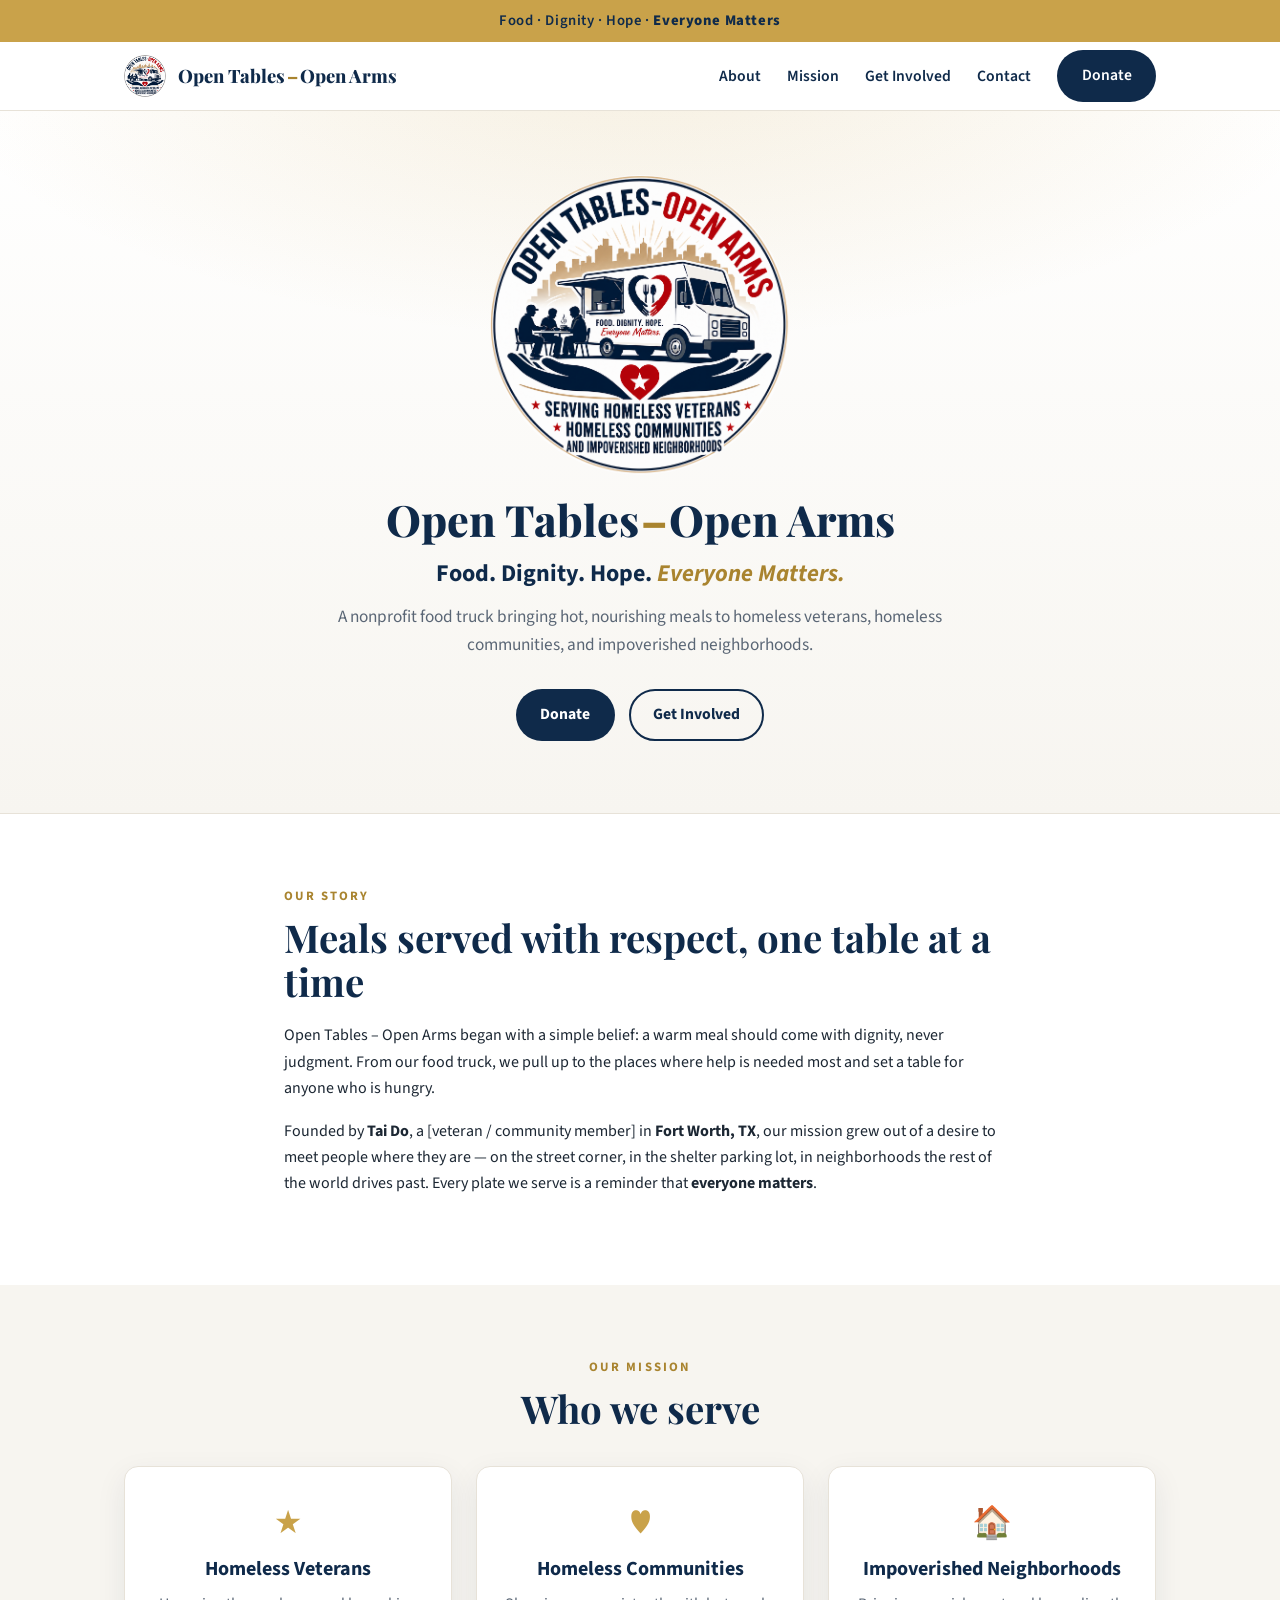
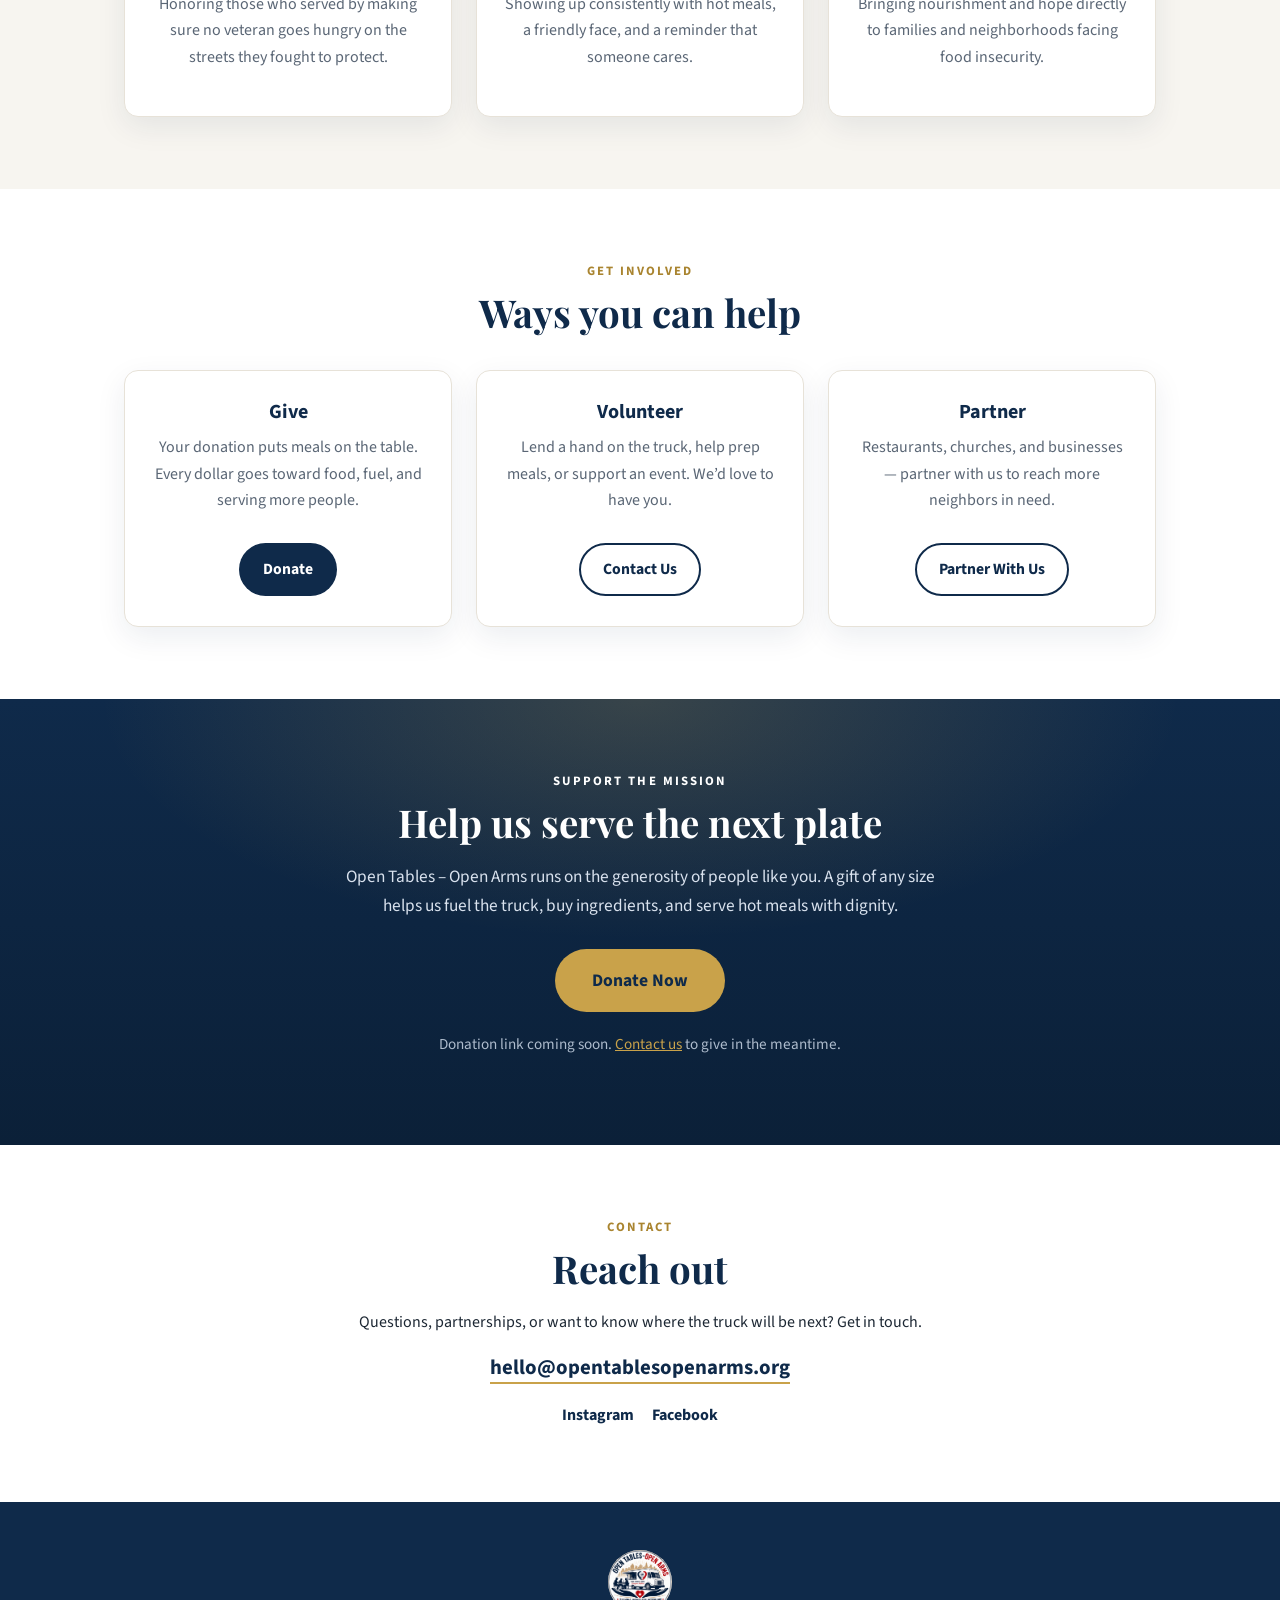
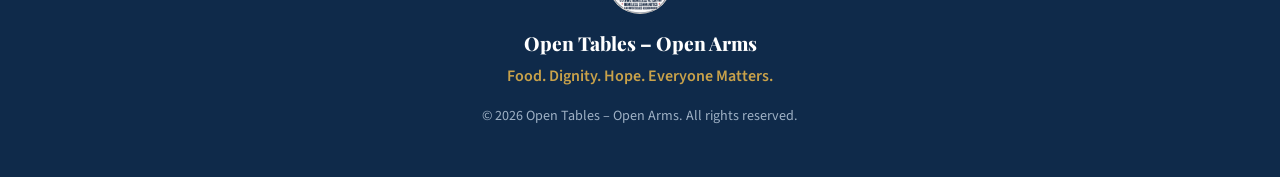
<file: index.html>
<!DOCTYPE html>
<html lang="en">
<head>
  <meta charset="UTF-8" />
  <meta name="viewport" content="width=device-width, initial-scale=1.0" />
  <title>Open Tables &ndash; Open Arms | Food. Dignity. Hope.</title>
  <meta name="description" content="Open Tables - Open Arms is a nonprofit food truck serving hot meals to homeless veterans, homeless communities, and impoverished neighborhoods. Food. Dignity. Hope. Everyone Matters." />
  <meta name="theme-color" content="#0f2a4a" />

  <!-- Open Graph / social preview -->
  <meta property="og:type" content="website" />
  <meta property="og:title" content="Open Tables - Open Arms" />
  <meta property="og:description" content="A nonprofit food truck serving homeless veterans, homeless communities, and impoverished neighborhoods. Food. Dignity. Hope. Everyone Matters." />
  <meta property="og:image" content="assets/logo.png" />
  <meta property="og:url" content="https://opentablesopenarms.org" />

  <link rel="icon" type="image/png" href="assets/logo.png" />
  <link rel="preconnect" href="https://fonts.googleapis.com" />
  <link rel="preconnect" href="https://fonts.gstatic.com" crossorigin />
  <link href="https://fonts.googleapis.com/css2?family=Source+Sans+3:wght@400;600;700&family=Playfair+Display:wght@700;800&display=swap" rel="stylesheet" />
  <link rel="stylesheet" href="styles.css" />
</head>
<body>
  <div class="topbar">Food &middot; Dignity &middot; Hope &middot; <strong>Everyone Matters</strong></div>
  <header class="site-header">
    <nav class="nav container" aria-label="Primary">
      <a class="brand" href="#top" aria-label="Open Tables - Open Arms home">
        <img src="assets/logo.png" alt="Open Tables - Open Arms logo" class="brand-logo" />
        <span class="brand-name">Open Tables<span class="brand-dash">&ndash;</span>Open Arms</span>
      </a>
      <button class="nav-toggle" aria-expanded="false" aria-controls="nav-links" aria-label="Toggle menu">
        <span></span><span></span><span></span>
      </button>
      <ul class="nav-links" id="nav-links">
        <li><a href="#about">About</a></li>
        <li><a href="#mission">Mission</a></li>
        <li><a href="#help">Get Involved</a></li>
        <li><a href="#contact">Contact</a></li>
        <li><a class="btn btn-donate" href="#donate">Donate</a></li>
      </ul>
    </nav>
  </header>

  <main id="top">
    <!-- HERO -->
    <section class="hero">
      <div class="container hero-inner">
        <img src="assets/logo.png" alt="Open Tables - Open Arms logo" class="hero-logo" />
        <h1 class="hero-title">Open Tables<span class="brand-dash">&ndash;</span>Open Arms</h1>
        <p class="hero-tagline">Food. Dignity. Hope. <em>Everyone Matters.</em></p>
        <p class="hero-sub">A nonprofit food truck bringing hot, nourishing meals to homeless veterans, homeless communities, and impoverished neighborhoods.</p>
        <div class="hero-actions">
          <a class="btn btn-donate" href="#donate">Donate</a>
          <a class="btn btn-outline" href="#help">Get Involved</a>
        </div>
      </div>
    </section>

    <!-- ABOUT -->
    <section id="about" class="section">
      <div class="container narrow">
        <p class="eyebrow">Our Story</p>
        <h2>Meals served with respect, one table at a time</h2>
        <p>Open Tables &ndash; Open Arms began with a simple belief: a warm meal should come with dignity, never judgment. From our food truck, we pull up to the places where help is needed most and set a table for anyone who is hungry.</p>
        <p><!-- PLACEHOLDER: founder story --> Founded by <strong>Tai Do</strong>, a [veteran / community member] in <strong>Fort Worth, TX</strong>, our mission grew out of a desire to meet people where they are &mdash; on the street corner, in the shelter parking lot, in neighborhoods the rest of the world drives past. Every plate we serve is a reminder that <strong>everyone matters</strong>.</p>
      </div>
    </section>

    <!-- MISSION -->
    <section id="mission" class="section section-alt">
      <div class="container">
        <p class="eyebrow center">Our Mission</p>
        <h2 class="center">Who we serve</h2>
        <div class="cards">
          <div class="card">
            <div class="card-icon" aria-hidden="true">&#9733;</div>
            <h3>Homeless Veterans</h3>
            <p>Honoring those who served by making sure no veteran goes hungry on the streets they fought to protect.</p>
          </div>
          <div class="card">
            <div class="card-icon" aria-hidden="true">&#9829;</div>
            <h3>Homeless Communities</h3>
            <p>Showing up consistently with hot meals, a friendly face, and a reminder that someone cares.</p>
          </div>
          <div class="card">
            <div class="card-icon" aria-hidden="true">&#127968;</div>
            <h3>Impoverished Neighborhoods</h3>
            <p>Bringing nourishment and hope directly to families and neighborhoods facing food insecurity.</p>
          </div>
        </div>
      </div>
    </section>

    <!-- GET INVOLVED -->
    <section id="help" class="section">
      <div class="container">
        <p class="eyebrow center">Get Involved</p>
        <h2 class="center">Ways you can help</h2>
        <div class="cards">
          <div class="card">
            <h3>Give</h3>
            <p>Your donation puts meals on the table. Every dollar goes toward food, fuel, and serving more people.</p>
            <a class="btn btn-donate" href="#donate">Donate</a>
          </div>
          <div class="card">
            <h3>Volunteer</h3>
            <p>Lend a hand on the truck, help prep meals, or support an event. We&rsquo;d love to have you.</p>
            <a class="btn btn-outline" href="#contact">Contact Us</a>
          </div>
          <div class="card">
            <h3>Partner</h3>
            <p>Restaurants, churches, and businesses &mdash; partner with us to reach more neighbors in need.</p>
            <a class="btn btn-outline" href="#contact">Partner With Us</a>
          </div>
        </div>
      </div>
    </section>

    <!-- DONATE -->
    <section id="donate" class="section section-donate">
      <div class="container narrow center">
        <p class="eyebrow center light">Support the Mission</p>
        <h2 class="light">Help us serve the next plate</h2>
        <p class="donate-text">Open Tables &ndash; Open Arms runs on the generosity of people like you. A gift of any size helps us fuel the truck, buy ingredients, and serve hot meals with dignity.</p>
        <!-- PLACEHOLDER: replace href with your donation link (PayPal / GoFundMe / Givebutter / Zeffy) -->
        <a class="btn btn-gold btn-lg" href="#" data-placeholder="donate-link">Donate Now</a>
        <p class="donate-note">Donation link coming soon. <a href="#contact" class="light-link">Contact us</a> to give in the meantime.</p>
      </div>
    </section>

    <!-- CONTACT -->
    <section id="contact" class="section">
      <div class="container narrow center">
        <p class="eyebrow center">Contact</p>
        <h2>Reach out</h2>
        <p>Questions, partnerships, or want to know where the truck will be next? Get in touch.</p>
        <!-- PLACEHOLDER: replace with real email -->
        <p class="contact-email"><a href="mailto:hello@opentablesopenarms.org">hello@opentablesopenarms.org</a></p>
        <div class="socials" aria-label="Social media">
          <!-- PLACEHOLDER: replace # with real social links -->
          <a href="#" aria-label="Instagram">Instagram</a>
          <a href="#" aria-label="Facebook">Facebook</a>
        </div>
      </div>
    </section>
  </main>

  <footer class="site-footer">
    <div class="container footer-inner">
      <img src="assets/logo.png" alt="" class="footer-logo" aria-hidden="true" />
      <p class="footer-name">Open Tables &ndash; Open Arms</p>
      <p class="footer-tag">Food. Dignity. Hope. Everyone Matters.</p>
      <p class="footer-copy">&copy; <span id="year"></span> Open Tables &ndash; Open Arms. All rights reserved.</p>
    </div>
  </footer>

  <script src="script.js"></script>
</body>
</html>
</file>
<file: styles.css>
:root {
  --navy: #0f2a4a;
  --navy-soft: #1c3a5e;
  --gold: #c9a24a;
  --gold-dark: #a9842f;
  --red: #b3262f;
  --white: #ffffff;
  --paper: #f7f5f0;
  --ink: #1c2733;
  --muted: #5a6675;
  --border: #e7e2d8;
  --shadow: 0 10px 30px rgba(15, 42, 74, 0.08);
  --radius: 14px;
  --maxw: 1080px;
}

* { box-sizing: border-box; }

html { scroll-behavior: smooth; }

body {
  margin: 0;
  font-family: "Source Sans 3", system-ui, -apple-system, Segoe UI, Roboto, Helvetica, Arial, sans-serif;
  color: var(--ink);
  background: var(--white);
  line-height: 1.65;
  -webkit-font-smoothing: antialiased;
}

img { max-width: 100%; display: block; }

a { color: var(--navy); }

.container { width: 100%; max-width: var(--maxw); margin: 0 auto; padding: 0 24px; }
.narrow { max-width: 760px; }
.center { text-align: center; }

h1, h2, h3 { font-family: "Playfair Display", Georgia, serif; color: var(--navy); line-height: 1.15; margin: 0 0 0.5em; }
h2 { font-size: clamp(1.6rem, 3.5vw, 2.4rem); }
h3 { font-size: 1.25rem; font-family: "Source Sans 3", sans-serif; font-weight: 700; }

p { margin: 0 0 1rem; }

.eyebrow {
  text-transform: uppercase;
  letter-spacing: 0.16em;
  font-size: 0.8rem;
  font-weight: 700;
  color: var(--gold-dark);
  margin: 0 0 0.5rem;
}
.eyebrow.center { text-align: center; }
.eyebrow.light { color: var(--gold); }

/* Buttons */
.btn {
  display: inline-block;
  padding: 0.7rem 1.4rem;
  border-radius: 999px;
  font-weight: 700;
  text-decoration: none;
  font-size: 0.98rem;
  transition: transform 0.12s ease, background 0.2s ease, color 0.2s ease, box-shadow 0.2s ease;
  border: 2px solid transparent;
  cursor: pointer;
}
.btn:hover { transform: translateY(-2px); }
.btn-donate { background: var(--navy); color: #fff; }
.btn-donate:hover { background: var(--navy-soft); }
.btn-gold { background: var(--gold); color: var(--navy); }
.btn-gold:hover { background: var(--gold-dark); color: #fff; }
.btn-outline { background: transparent; color: var(--navy); border-color: var(--navy); }
.btn-outline:hover { background: var(--navy); color: #fff; }
.btn-lg { padding: 0.95rem 2.2rem; font-size: 1.1rem; }

/* Gold top banner */
.topbar {
  background: var(--gold);
  color: var(--navy);
  text-align: center;
  font-weight: 600;
  font-size: 0.92rem;
  letter-spacing: 0.04em;
  padding: 9px 16px;
}
.topbar strong { font-weight: 800; }

/* Header */
.site-header {
  position: sticky;
  top: 0;
  z-index: 50;
  background: rgba(255, 255, 255, 0.92);
  backdrop-filter: saturate(180%) blur(8px);
  border-bottom: 1px solid var(--border);
}
.nav { display: flex; align-items: center; justify-content: space-between; min-height: 68px; }
.brand { display: flex; align-items: center; gap: 12px; text-decoration: none; }
.brand-logo { width: 42px; height: 42px; border-radius: 50%; object-fit: cover; }
.brand-name { font-family: "Playfair Display", serif; font-weight: 800; color: var(--navy); font-size: 1.15rem; }
.brand-dash { color: var(--gold-dark); padding: 0 2px; }

.nav-links { list-style: none; display: flex; align-items: center; gap: 26px; margin: 0; padding: 0; }
.nav-links a { text-decoration: none; color: var(--navy); font-weight: 600; font-size: 0.98rem; }
.nav-links a:not(.btn):hover { color: var(--gold-dark); }
.nav-links a.btn-donate { color: #fff; }

.nav-toggle { display: none; flex-direction: column; gap: 5px; background: none; border: 0; padding: 8px; cursor: pointer; }
.nav-toggle span { width: 26px; height: 3px; background: var(--navy); border-radius: 2px; transition: 0.2s; }

/* Hero */
.hero {
  background:
    radial-gradient(1200px 500px at 50% -10%, rgba(201,162,74,0.18), transparent 60%),
    linear-gradient(180deg, #ffffff 0%, var(--paper) 100%);
  border-bottom: 1px solid var(--border);
}
.hero-inner { text-align: center; padding: 64px 24px 72px; }
.hero-logo {
  width: 300px; height: 300px;
  margin: 0 auto 20px;
  border-radius: 50%;
}
.hero-title { font-size: clamp(1.8rem, 4.6vw, 2.7rem); font-weight: 800; margin-bottom: 0.2em; }
.hero-tagline { font-size: clamp(1.1rem, 2.6vw, 1.5rem); font-weight: 700; color: var(--navy); margin: 0 0 0.6rem; }
.hero-tagline em { color: var(--gold-dark); font-style: italic; }
.hero-sub { max-width: 640px; margin: 0 auto 1.8rem; color: var(--muted); font-size: 1.08rem; }
.hero-actions { display: flex; gap: 14px; justify-content: center; flex-wrap: wrap; }

/* Sections */
.section { padding: 72px 0; }
.section-alt { background: var(--paper); }

/* Cards */
.cards { display: grid; grid-template-columns: repeat(3, 1fr); gap: 24px; margin-top: 36px; }
.card {
  background: #fff;
  border: 1px solid var(--border);
  border-radius: var(--radius);
  padding: 30px 26px;
  box-shadow: var(--shadow);
  text-align: center;
  display: flex;
  flex-direction: column;
}
.card p { color: var(--muted); flex: 1; }
.card .btn { margin-top: 14px; align-self: center; }
.card-icon { font-size: 2rem; color: var(--gold); margin-bottom: 8px; }

/* Donate */
.section-donate {
  background:
    radial-gradient(900px 400px at 50% 0%, rgba(201,162,74,0.22), transparent 60%),
    linear-gradient(180deg, var(--navy) 0%, #0b2038 100%);
  color: #fff;
}
.section-donate .light, .section-donate h2 { color: #fff; }
.donate-text { color: #d9e2ee; max-width: 620px; margin: 0 auto 1.8rem; font-size: 1.08rem; }
.donate-note { margin-top: 1.2rem; color: #aebccd; font-size: 0.95rem; }
.light-link { color: var(--gold); }

/* Contact */
.contact-email { font-size: 1.3rem; font-weight: 700; margin: 0.6rem 0 1rem; }
.contact-email a { color: var(--navy); text-decoration: none; border-bottom: 2px solid var(--gold); }
.socials { display: flex; gap: 18px; justify-content: center; margin-top: 6px; }
.socials a { font-weight: 700; text-decoration: none; color: var(--navy); border-bottom: 2px solid transparent; }
.socials a:hover { border-color: var(--gold); }

/* Footer */
.site-footer { background: var(--navy); color: #cdd9e6; padding: 48px 0; text-align: center; }
.footer-logo { width: 64px; height: 64px; border-radius: 50%; margin: 0 auto 14px; }
.footer-name { font-family: "Playfair Display", serif; font-weight: 800; color: #fff; font-size: 1.2rem; margin: 0 0 0.2rem; }
.footer-tag { color: var(--gold); font-weight: 600; margin: 0 0 1rem; }
.footer-copy { color: #9fb1c5; font-size: 0.88rem; margin: 0; }

/* Responsive */
@media (max-width: 820px) {
  .cards { grid-template-columns: 1fr; }
  .hero-logo { width: 230px; height: 230px; }
  .nav-toggle { display: flex; }
  .nav-links {
    position: absolute;
    top: 68px; left: 0; right: 0;
    background: #fff;
    flex-direction: column;
    align-items: stretch;
    gap: 0;
    border-bottom: 1px solid var(--border);
    box-shadow: var(--shadow);
    max-height: 0;
    overflow: hidden;
    transition: max-height 0.25s ease;
  }
  .nav-links.open { max-height: 420px; }
  .nav-links li { padding: 0 24px; }
  .nav-links li a { display: block; padding: 14px 0; border-bottom: 1px solid var(--border); }
  .nav-links li:last-child a { border-bottom: 0; }
  .nav-links .btn-donate { text-align: center; margin: 10px 0; }
}

@media (prefers-reduced-motion: reduce) {
  * { scroll-behavior: auto; }
  .btn:hover { transform: none; }
}
</file>
